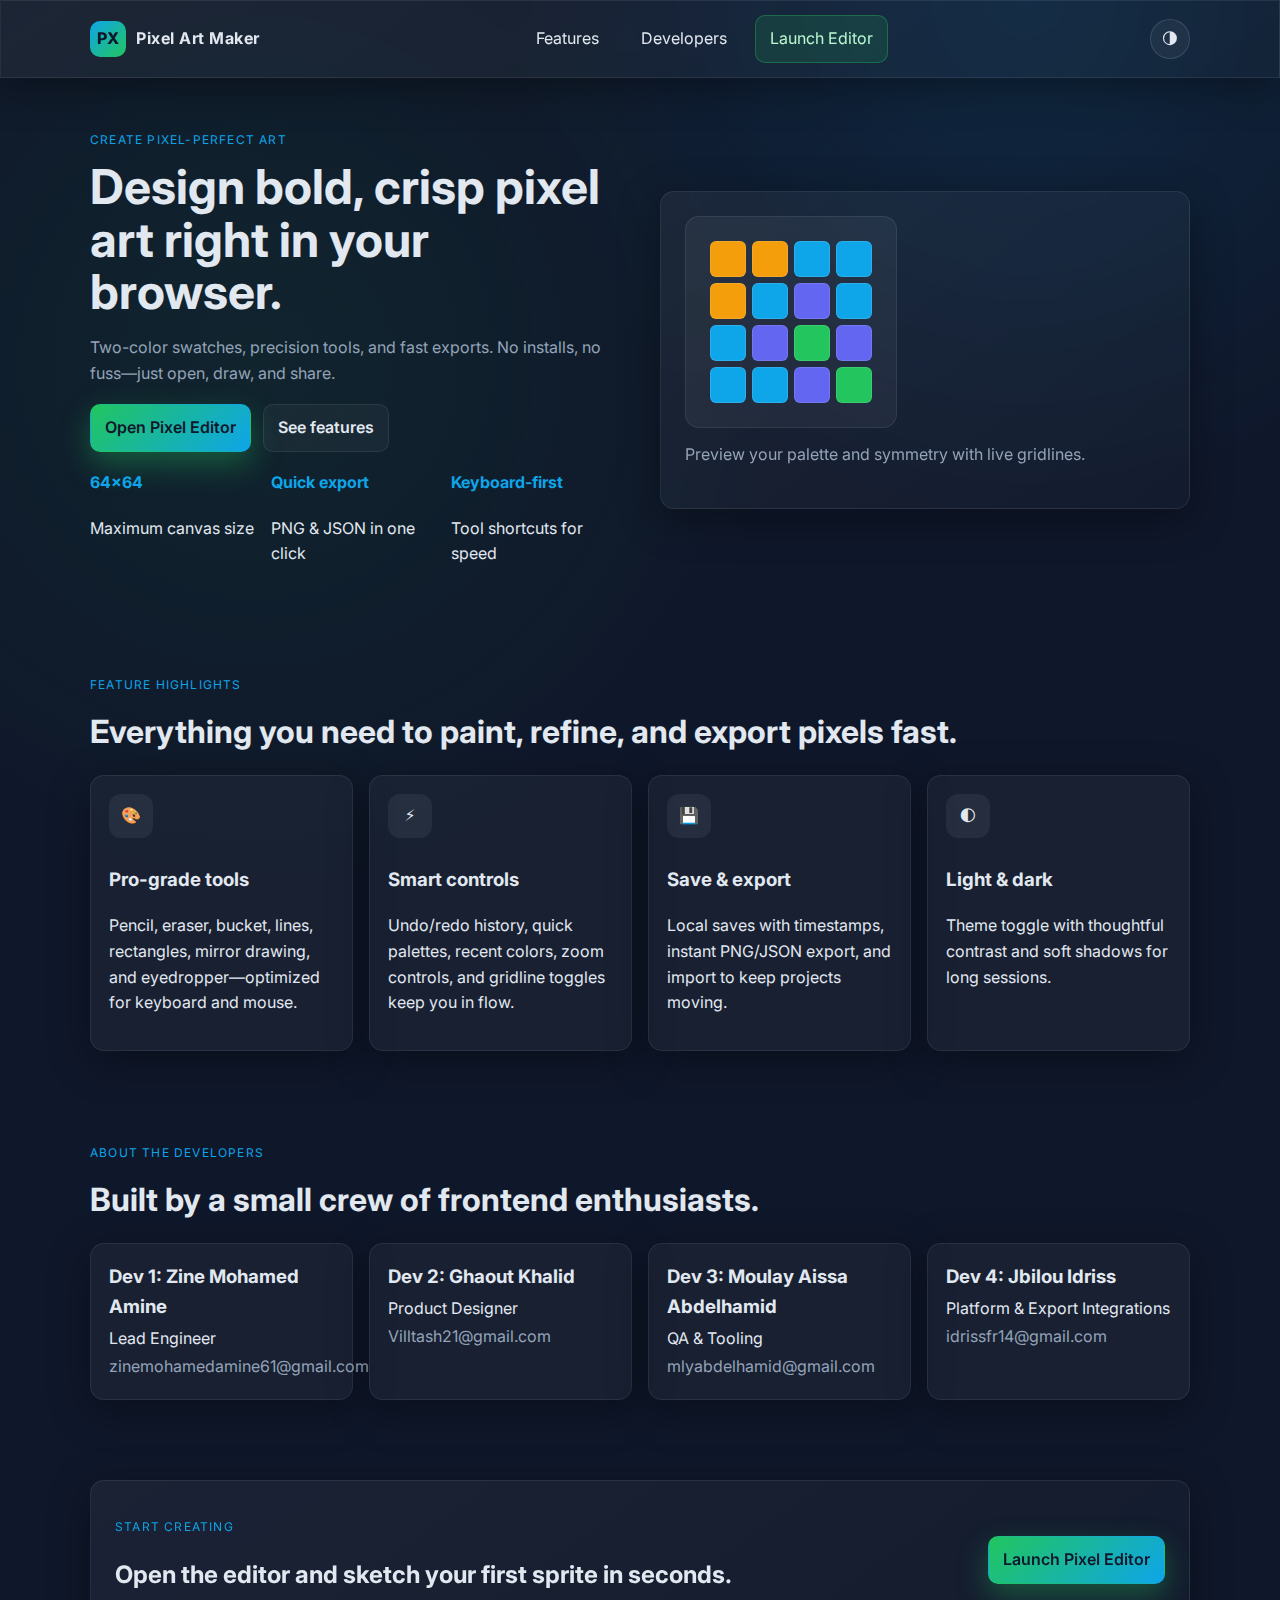
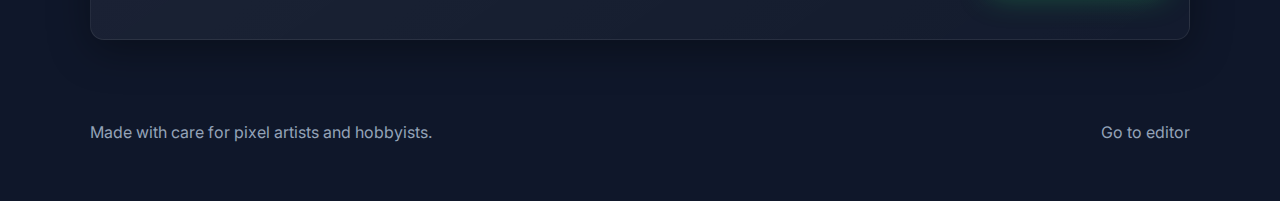
<file: index.html>
<!DOCTYPE html>
<html lang="en">
<head>
  <meta charset="UTF-8">
  <meta name="viewport" content="width=device-width, initial-scale=1.0">
  <title>Pixel Art Maker | Home</title>
  <link rel="preconnect" href="https://fonts.googleapis.com">
  <link rel="preconnect" href="https://fonts.gstatic.com" crossorigin>
  <link href="https://fonts.googleapis.com/css2?family=Inter:wght@400;500;600;700&display=swap" rel="stylesheet">
  <link rel="stylesheet" href="assets/css/base.css">
  <link rel="stylesheet" href="assets/css/layout.css">
  <link rel="stylesheet" href="assets/css/components.css">
  <link rel="stylesheet" href="assets/css/home.css">
  <link rel="stylesheet" href="assets/css/themes.css">
</head>
<body data-page="home">
  <!-- Global header with brand, primary navigation, and theme toggle -->
  <header class="site-header glass">
    <div class="container header-inner">
      <div class="brand">
        <span class="brand-mark">PX</span>
        <span class="brand-name">Pixel Art Maker</span>
      </div>
      <nav class="main-nav" aria-label="Main navigation">
        <a href="#features">Features</a>
        <a href="#about">Developers</a>
        <a class="pill" href="editor.html">Launch Editor</a>
      </nav>
      <div class="header-actions">
        <button class="ghost icon-btn" id="theme-toggle" aria-label="Toggle theme">
          <span aria-hidden="true">🌗</span>
        </button>
      </div>
    </div>
  </header>

  <main>
    <!-- Hero section introducing the product and primary calls-to-action -->
    <section class="hero container">
      <div class="hero-copy">
        <p class="eyebrow">Create pixel-perfect art</p>
        <h1>Design bold, crisp pixel art right in your browser.</h1>
        <p class="lede">Two-color swatches, precision tools, and fast exports. No installs, no fuss—just open, draw, and share.</p>
        <div class="hero-actions">
          <a class="btn primary" href="editor.html">Open Pixel Editor</a>
          <a class="btn ghost" href="#features">See features</a>
        </div>
        <div class="hero-meta">
          <div>
            <span class="kpi">64x64</span>
            <p>Maximum canvas size</p>
          </div>
          <div>
            <span class="kpi">Quick export</span>
            <p>PNG & JSON in one click</p>
          </div>
          <div>
            <span class="kpi">Keyboard-first</span>
            <p>Tool shortcuts for speed</p>
          </div>
        </div>
      </div>
      <div class="hero-visual glass">
        <div class="pixel-preview">
          <!-- Static pixel sample to hint at the editor output -->
          <div class="pixel-row">
            <span class="pixel" style="--c:#f59e0b"></span>
            <span class="pixel" style="--c:#f59e0b"></span>
            <span class="pixel" style="--c:#0ea5e9"></span>
            <span class="pixel" style="--c:#0ea5e9"></span>
          </div>
          <div class="pixel-row">
            <span class="pixel" style="--c:#f59e0b"></span>
            <span class="pixel" style="--c:#0ea5e9"></span>
            <span class="pixel" style="--c:#6366f1"></span>
            <span class="pixel" style="--c:#0ea5e9"></span>
          </div>
          <div class="pixel-row">
            <span class="pixel" style="--c:#0ea5e9"></span>
            <span class="pixel" style="--c:#6366f1"></span>
            <span class="pixel" style="--c:#22c55e"></span>
            <span class="pixel" style="--c:#6366f1"></span>
          </div>
          <div class="pixel-row">
            <span class="pixel" style="--c:#0ea5e9"></span>
            <span class="pixel" style="--c:#0ea5e9"></span>
            <span class="pixel" style="--c:#6366f1"></span>
            <span class="pixel" style="--c:#22c55e"></span>
          </div>
        </div>
        <p class="caption">Preview your palette and symmetry with live gridlines.</p>
      </div>
    </section>

    <!-- Feature cards describing editor capabilities -->
    <section id="features" class="section container">
      <div class="section-header">
        <p class="eyebrow">Feature highlights</p>
        <h2>Everything you need to paint, refine, and export pixels fast.</h2>
      </div>
      <div class="feature-grid">
        <article class="card">
          <div class="icon-circle">🎨</div>
          <h3>Pro-grade tools</h3>
          <p>Pencil, eraser, bucket, lines, rectangles, mirror drawing, and eyedropper—optimized for keyboard and mouse.</p>
        </article>
        <article class="card">
          <div class="icon-circle">⚡</div>
          <h3>Smart controls</h3>
          <p>Undo/redo history, quick palettes, recent colors, zoom controls, and gridline toggles keep you in flow.</p>
        </article>
        <article class="card">
          <div class="icon-circle">💾</div>
          <h3>Save & export</h3>
          <p>Local saves with timestamps, instant PNG/JSON export, and import to keep projects moving.</p>
        </article>
        <article class="card">
          <div class="icon-circle">🌓</div>
          <h3>Light & dark</h3>
          <p>Theme toggle with thoughtful contrast and soft shadows for long sessions.</p>
        </article>
      </div>
    </section>

    <!-- Team section listing the developers -->
    <section id="about" class="section container about">
      <div class="section-header">
        <p class="eyebrow">About the developers</p>
        <h2>Built by a small crew of frontend enthusiasts.</h2>
      </div>
      <div class="about-grid">
        <article class="card person">
          <h3>Dev 1: Zine Mohamed Amine</h3>
          <p>Lead Engineer</p>
          <p class="muted">zinemohamedamine61@gmail.com</p>
        </article>
        <article class="card person">
          <h3>Dev 2: Ghaout Khalid</h3>
          <p>Product Designer</p>
          <p class="muted">Villtash21@gmail.com</p>
        </article>
        <article class="card person">
          <h3>Dev 3: Moulay Aissa Abdelhamid</h3>
          <p>QA & Tooling</p>
          <p class="muted">mlyabdelhamid@gmail.com</p>
        </article>
        <article class="card person">
          <h3>Dev 4: Jbilou Idriss</h3>
          <p>Platform & Export Integrations</p>
          <p class="muted">idrissfr14@gmail.com</p>
        </article>
      </div>
    </section>

    <!-- CTA encouraging users to open the editor -->
    <section class="cta container glass">
      <div>
        <p class="eyebrow">Start creating</p>
        <h2>Open the editor and sketch your first sprite in seconds.</h2>
      </div>
      <a class="btn primary" href="editor.html">Launch Pixel Editor</a>
    </section>
  </main>

  <!-- Minimal footer with quick navigation back to the editor -->
  <footer class="site-footer container">
    <p>Made with care for pixel artists and hobbyists.</p>
    <a href="editor.html">Go to editor</a>
  </footer>

  <script type="module" src="assets/js/main.js"></script>
</body>
</html>
</file>
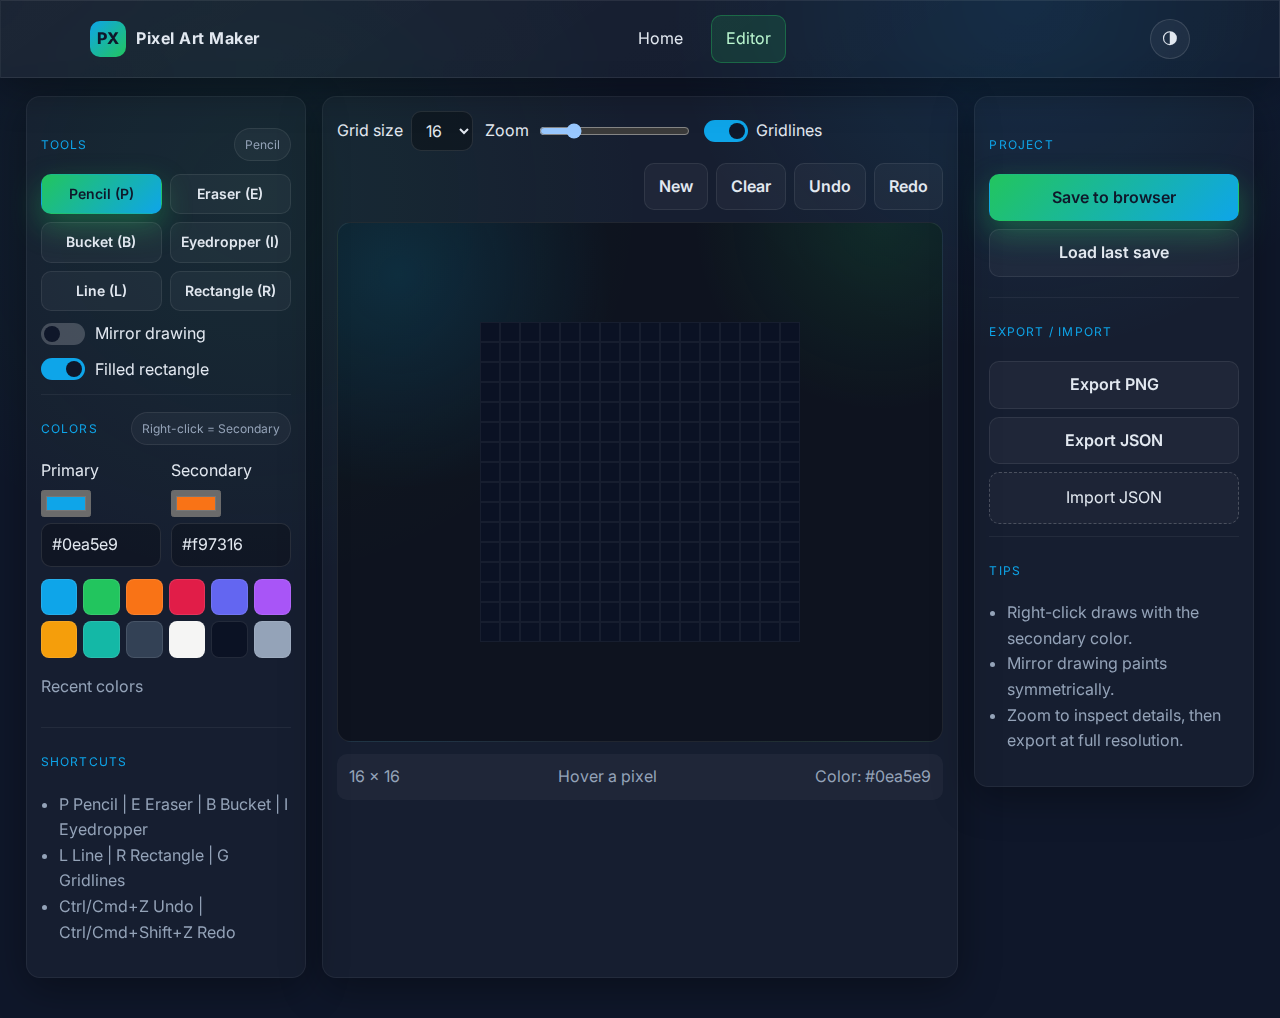
<file: editor.html>
<!DOCTYPE html>
<html lang="en">
<head>
  <meta charset="UTF-8">
  <meta name="viewport" content="width=device-width, initial-scale=1.0">
  <title>Pixel Art Maker | Editor</title>
  <link rel="preconnect" href="https://fonts.googleapis.com">
  <link rel="preconnect" href="https://fonts.gstatic.com" crossorigin>
  <link href="https://fonts.googleapis.com/css2?family=Inter:wght@400;500;600;700&display=swap" rel="stylesheet">
  <link rel="stylesheet" href="assets/css/base.css">
  <link rel="stylesheet" href="assets/css/layout.css">
  <link rel="stylesheet" href="assets/css/components.css">
  <link rel="stylesheet" href="assets/css/editor.css">
  <link rel="stylesheet" href="assets/css/themes.css">
</head>
<body data-page="editor">
  <!-- Shared header with brand, navigation, and theme toggle -->
  <header class="site-header glass">
    <div class="container header-inner">
      <div class="brand">
        <span class="brand-mark">PX</span>
        <span class="brand-name">Pixel Art Maker</span>
      </div>
      <nav class="main-nav" aria-label="Main navigation">
        <a href="index.html">Home</a>
        <a class="pill" href="#editor">Editor</a>
      </nav>
      <div class="header-actions">
        <button class="ghost icon-btn" id="theme-toggle" aria-label="Toggle theme">
          <span aria-hidden="true">🌗</span>
        </button>
      </div>
    </div>
  </header>

  <main id="editor" class="editor-layout">
    <!-- Left control panel: tools, colors, and shortcuts -->
    <section class="panel left">
      <div class="panel-section">
        <header>
          <p class="eyebrow">Tools</p>
          <span id="current-tool-label" class="tag">Pencil</span>
        </header>
        <div class="tool-grid" id="tool-buttons" role="toolbar" aria-label="Drawing tools">
          <button data-tool="pencil" class="btn small primary">Pencil (P)</button>
          <button data-tool="eraser" class="btn small ghost">Eraser (E)</button>
          <button data-tool="bucket" class="btn small ghost">Bucket (B)</button>
          <button data-tool="eyedropper" class="btn small ghost">Eyedropper (I)</button>
          <button data-tool="line" class="btn small ghost">Line (L)</button>
          <button data-tool="rectangle" class="btn small ghost">Rectangle (R)</button>
        </div>
        <div class="toggle-row">
          <label class="switch">
            <input type="checkbox" id="mirror-toggle">
            <span class="slider"></span>
          </label>
          <span>Mirror drawing</span>
        </div>
        <div class="toggle-row">
          <label class="switch">
            <input type="checkbox" id="rectangle-fill-toggle" checked>
            <span class="slider"></span>
          </label>
          <span>Filled rectangle</span>
        </div>
      </div>

      <div class="panel-section colors">
        <header>
          <p class="eyebrow">Colors</p>
          <span class="tag">Right-click = Secondary</span>
        </header>
        <div class="swatches">
          <div class="swatch">
            <label for="primary-color">Primary</label>
            <input type="color" id="primary-color" value="#0ea5e9">
            <input type="text" id="primary-hex" maxlength="7" value="#0ea5e9" aria-label="Primary color hex">
          </div>
          <div class="swatch">
            <label for="secondary-color">Secondary</label>
            <input type="color" id="secondary-color" value="#f97316">
            <input type="text" id="secondary-hex" maxlength="7" value="#f97316" aria-label="Secondary color hex">
          </div>
        </div>
        <div class="palette" id="preset-palette" aria-label="Preset colors"></div>
        <div class="recent">
          <p class="muted">Recent colors</p>
          <div id="recent-colors" class="recent-colors"></div>
        </div>
      </div>

      <div class="panel-section shortcuts">
        <header>
          <p class="eyebrow">Shortcuts</p>
        </header>
        <ul>
          <li>P Pencil | E Eraser | B Bucket | I Eyedropper</li>
          <li>L Line | R Rectangle | G Gridlines</li>
          <li>Ctrl/Cmd+Z Undo | Ctrl/Cmd+Shift+Z Redo</li>
        </ul>
      </div>
    </section>

    <!-- Central canvas workspace and toolbar -->
    <section class="canvas-area">
      <div class="toolbar">
        <div class="control">
          <label for="grid-size">Grid size</label>
          <select id="grid-size">
            <option value="8">8</option>
            <option value="16" selected>16</option>
            <option value="24">24</option>
            <option value="32">32</option>
            <option value="48">48</option>
            <option value="64">64</option>
          </select>
        </div>
        <div class="control">
          <label for="zoom">Zoom</label>
          <input id="zoom" type="range" min="0.5" max="4" step="0.1" value="1">
        </div>
        <div class="control checkbox">
          <label class="switch">
            <input type="checkbox" id="gridlines-toggle" checked>
            <span class="slider"></span>
          </label>
          <span>Gridlines</span>
        </div>
        <div class="control actions">
          <button id="new-canvas" class="btn ghost">New</button>
          <button id="clear-canvas" class="btn ghost">Clear</button>
          <button id="undo" class="btn ghost">Undo</button>
          <button id="redo" class="btn ghost">Redo</button>
        </div>
      </div>

      <div class="canvas-wrapper" id="canvas-wrapper">
        <div id="grid" class="grid" aria-label="Pixel canvas"></div>
      </div>

      <div class="status-bar" id="status-bar">
        <span id="status-size">16 x 16</span>
        <span id="status-coord">Hover a pixel</span>
        <span id="status-color">Color: #0ea5e9</span>
      </div>
    </section>

    <!-- Right control panel: save/export/import helpers -->
    <section class="panel right">
      <div class="panel-section">
        <header>
          <p class="eyebrow">Project</p>
        </header>
        <div class="stacked">
          <button id="save-local" class="btn primary">Save to browser</button>
          <button id="load-local" class="btn ghost">Load last save</button>
          <div id="save-list" class="save-list"></div>
        </div>
      </div>

      <div class="panel-section">
        <header>
          <p class="eyebrow">Export / Import</p>
        </header>
        <div class="stacked">
          <button id="export-png" class="btn ghost">Export PNG</button>
          <button id="export-json" class="btn ghost">Export JSON</button>
          <label class="file-upload">
            <span>Import JSON</span>
            <input type="file" id="import-json" accept="application/json">
          </label>
        </div>
      </div>

      <div class="panel-section help">
        <header>
          <p class="eyebrow">Tips</p>
        </header>
        <ul>
          <li>Right-click draws with the secondary color.</li>
          <li>Mirror drawing paints symmetrically.</li>
          <li>Zoom to inspect details, then export at full resolution.</li>
        </ul>
      </div>
    </section>
  </main>

  <script type="module" src="assets/js/main.js"></script>
</body>
</html>
</file>
<file: assets/css/base.css>
/* Theme variables and global tokens */
:root {
  --bg: #0f172a;
  --bg-surface: #111827;
  --bg-panel: #0b1224;
  --text: #e2e8f0;
  --muted: #94a3b8;
  --primary: #22c55e;
  --primary-strong: #16a34a;
  --accent: #0ea5e9;
  --accent-2: #f97316;
  --border: #1f2937;
  --shadow: 0 10px 40px rgba(0, 0, 0, 0.35);
  --radius: 14px;
  --radius-sm: 10px;
  --space: 16px;
  --space-lg: 24px;
  --space-xl: 40px;
  --transition: 0.2s ease;
  color-scheme: dark;
}

/* Reset box sizing for predictable layout */
*,
*::before,
*::after {
  box-sizing: border-box;
}

/* Base typography and page background */
html, body {
  margin: 0;
  padding: 0;
  min-height: 100%;
  font-family: 'Inter', system-ui, -apple-system, sans-serif;
  background: radial-gradient(circle at 20% 20%, rgba(34,197,94,0.08), transparent 30%), radial-gradient(circle at 80% 0%, rgba(14,165,233,0.12), transparent 25%), var(--bg);
  color: var(--text);
  line-height: 1.6;
}

/* Media defaults */
img {
  max-width: 100%;
  display: block;
}

/* Anchor and interactive element defaults */
a {
  color: inherit;
  text-decoration: none;
}

button,
input,
select {
  font: inherit;
  color: inherit;
}

button {
  cursor: pointer;
}

/* Accessible focus indicator */
:focus-visible {
  outline: 2px solid var(--accent);
  outline-offset: 2px;
}

/* Layout helpers */
.container {
  width: min(1100px, 96%);
  margin: 0 auto;
}

/* Frosted-glass effect wrapper */
.glass {
  background: linear-gradient(145deg, rgba(255,255,255,0.05), rgba(255,255,255,0.02));
  border: 1px solid rgba(255,255,255,0.08);
  backdrop-filter: blur(10px);
  box-shadow: var(--shadow);
}
</file>
<file: assets/css/layout.css>
/* Header and navigation */
.site-header {
  position: sticky;
  top: 0;
  z-index: 10;
  padding: 14px 0;
}

.header-inner {
  display: flex;
  align-items: center;
  justify-content: space-between;
  gap: 12px;
}

.brand {
  display: flex;
  align-items: center;
  gap: 10px;
  font-weight: 700;
  letter-spacing: 0.5px;
}

.brand-mark {
  display: inline-flex;
  align-items: center;
  justify-content: center;
  width: 36px;
  height: 36px;
  border-radius: 10px;
  background: linear-gradient(135deg, var(--accent), var(--primary));
  color: #0f172a;
  font-weight: 800;
}

.main-nav {
  display: flex;
  align-items: center;
  gap: 14px;
}

.main-nav a {
  padding: 10px 14px;
  border-radius: var(--radius-sm);
  transition: background var(--transition), color var(--transition);
}

.main-nav a:hover {
  background: rgba(255,255,255,0.05);
}

.main-nav .pill {
  background: rgba(34,197,94,0.15);
  color: #bbf7d0;
  border: 1px solid rgba(34,197,94,0.35);
}

.header-actions {
  display: flex;
  gap: 8px;
  align-items: center;
}

/* Hero layout */
.hero {
  display: grid;
  grid-template-columns: repeat(auto-fit, minmax(280px, 1fr));
  align-items: center;
  gap: var(--space-xl);
  padding: var(--space-xl) 0;
}

.hero-copy h1 {
  font-size: clamp(32px, 5vw, 48px);
  line-height: 1.1;
  margin: 12px 0;
}

.hero .lede {
  color: var(--muted);
  max-width: 540px;
}

.hero-actions {
  display: flex;
  gap: 12px;
  margin: 18px 0;
}

.hero-meta {
  display: grid;
  grid-template-columns: repeat(auto-fit, minmax(160px, 1fr));
  gap: 12px;
  margin-top: 14px;
}

.hero-meta .kpi {
  display: inline-block;
  font-weight: 700;
  margin-bottom: 4px;
  color: var(--accent);
}

/* Pixel preview tile */
.pixel-preview {
  display: inline-flex;
  flex-direction: column;
  gap: 6px;
  padding: 24px;
  border-radius: var(--radius);
  background: rgba(255,255,255,0.05);
  border: 1px solid rgba(255,255,255,0.08);
}

.pixel-row {
  display: grid;
  grid-template-columns: repeat(4, 1fr);
  gap: 6px;
}

.pixel {
  width: 36px;
  height: 36px;
  border-radius: 6px;
  background: var(--c, var(--accent));
  box-shadow: inset 0 0 0 1px rgba(255,255,255,0.12);
}

.caption {
  margin-top: 12px;
  color: var(--muted);
}

/* Generic section spacing */
.section {
  padding: var(--space-xl) 0;
}

.section-header h2 {
  margin: 8px 0;
  font-size: clamp(24px, 4vw, 32px);
}

/* Responsive grids for features and team */
.feature-grid,
.about-grid {
  display: grid;
  grid-template-columns: repeat(auto-fit, minmax(240px, 1fr));
  gap: 16px;
  margin-top: 18px;
}

/* Call-to-action banner */
.cta {
  display: flex;
  justify-content: space-between;
  align-items: center;
  gap: 18px;
  padding: 24px;
  border-radius: var(--radius);
  margin: var(--space-xl) auto;
}

/* Footer layout */
.site-footer {
  padding: var(--space-lg) 0 var(--space-xl);
  color: var(--muted);
  display: flex;
  justify-content: space-between;
  align-items: center;
  gap: 10px;
}

/* Small utility text styles */
.eyebrow {
  text-transform: uppercase;
  letter-spacing: 0.1em;
  font-size: 12px;
  color: var(--accent);
}

.tag {
  display: inline-flex;
  align-items: center;
  padding: 6px 10px;
  border-radius: 999px;
  border: 1px solid rgba(255,255,255,0.08);
  background: rgba(255,255,255,0.04);
  font-size: 12px;
  color: var(--muted);
}

.muted {
  color: var(--muted);
}

/* Mobile adjustments */
@media (max-width: 720px) {
  .main-nav {
    display: none;
  }
  .cta {
    flex-direction: column;
    align-items: flex-start;
  }
  .site-header {
    background: rgba(0,0,0,0.4);
  }
}
</file>
<file: assets/css/components.css>
/* Buttons */
.btn {
  border: 1px solid transparent;
  border-radius: var(--radius-sm);
  padding: 10px 14px;
  font-weight: 600;
  background: rgba(255,255,255,0.05);
  color: var(--text);
  transition: transform var(--transition), box-shadow var(--transition), background var(--transition), border-color var(--transition);
}

.btn.small {
  padding: 8px 10px;
  font-size: 14px;
}

.btn.primary {
  background: linear-gradient(135deg, var(--primary), var(--accent));
  color: #0f172a;
  box-shadow: 0 12px 30px rgba(34,197,94,0.35);
}

.btn.ghost {
  background: rgba(255,255,255,0.04);
  border-color: rgba(255,255,255,0.08);
}

.btn:hover {
  transform: translateY(-1px);
  box-shadow: 0 12px 30px rgba(0,0,0,0.2);
}

.btn:active {
  transform: translateY(0);
}

/* Icon-only buttons */
.icon-btn {
  border: 1px solid rgba(255,255,255,0.12);
  background: rgba(255,255,255,0.05);
  border-radius: 50%;
  width: 40px;
  height: 40px;
  display: inline-flex;
  align-items: center;
  justify-content: center;
}

/* Card blocks */
.card {
  padding: 18px;
  border-radius: var(--radius);
  background: rgba(255,255,255,0.04);
  border: 1px solid rgba(255,255,255,0.08);
  box-shadow: var(--shadow);
  min-height: 180px;
}

.card.person {
  min-height: 140px;
}

.icon-circle {
  width: 44px;
  height: 44px;
  border-radius: 12px;
  display: inline-flex;
  align-items: center;
  justify-content: center;
  background: rgba(255,255,255,0.06);
  margin-bottom: 8px;
}

.pill {
  border-radius: 999px;
  padding: 10px 16px;
}

/* Icon hover refinement */
.ghost.icon-btn:hover {
  background: rgba(255,255,255,0.08);
}

/* Toggle switch */
.switch {
  position: relative;
  display: inline-block;
  width: 44px;
  height: 22px;
}

.switch input {
  opacity: 0;
  width: 0;
  height: 0;
}

.slider {
  position: absolute;
  cursor: pointer;
  top: 0;
  left: 0;
  right: 0;
  bottom: 0;
  background-color: rgba(255,255,255,0.2);
  transition: 0.2s;
  border-radius: 22px;
}

.slider:before {
  position: absolute;
  content: "";
  height: 16px;
  width: 16px;
  left: 3px;
  bottom: 3px;
  background-color: #0f172a;
  transition: 0.2s;
  border-radius: 50%;
}

.switch input:checked + .slider {
  background-color: var(--accent);
}

.switch input:checked + .slider:before {
  transform: translateX(22px);
}

/* File upload label */
.file-upload {
  border: 1px dashed rgba(255,255,255,0.2);
  border-radius: var(--radius-sm);
  padding: 12px;
  text-align: center;
  cursor: pointer;
  background: rgba(255,255,255,0.03);
}

.file-upload input {
  display: none;
}

/* Layout helpers for control panels */
.tool-grid {
  display: grid;
  grid-template-columns: repeat(auto-fit, minmax(120px, 1fr));
  gap: 8px;
}

.toggle-row {
  display: flex;
  align-items: center;
  gap: 10px;
  margin-top: 10px;
}

.stacked {
  display: flex;
  flex-direction: column;
  gap: 8px;
}

.save-list {
  display: flex;
  flex-direction: column;
  gap: 6px;
  max-height: 180px;
  overflow: auto;
}

.save-item {
  display: flex;
  align-items: center;
  justify-content: space-between;
  background: rgba(255,255,255,0.04);
  padding: 8px 10px;
  border-radius: var(--radius-sm);
  border: 1px solid rgba(255,255,255,0.08);
}

.save-item button {
  padding: 6px 8px;
}

.tag + .tag {
  margin-left: 6px;
}
</file>
<file: assets/css/home.css>
/* Team card typography */
.about-grid .person h3 {
  margin: 0 0 4px 0;
}

.about-grid .person p {
  margin: 2px 0;
}

/* Hero visual wrapper */
.hero-visual {
  padding: 24px;
  border-radius: var(--radius);
}

.hero-visual .caption {
  margin-top: 14px;
}

/* Extra spacing for about section */
.section.about {
  margin-bottom: var(--space-lg);
}
</file>
<file: assets/css/themes.css>
/* Light mode overrides */
body[data-theme="light"] {
  --bg: #f6f8fb;
  --bg-surface: #ffffff;
  --bg-panel: #f1f5f9;
  --text: #0f172a;
  --muted: #475569;
  --primary: #0ea5e9;
  --primary-strong: #0284c7;
  --accent: #22c55e;
  --accent-2: #f97316;
  --border: #e2e8f0;
  --shadow: 0 16px 40px rgba(15, 23, 42, 0.12);
  color-scheme: light;
}

body[data-theme="light"] .glass,
body[data-theme="light"] .card,
body[data-theme="light"] .canvas-area,
body[data-theme="light"] .panel {
  background: #ffffff;
  border-color: #e2e8f0;
}

/* Light mode gridline contrast */
body[data-theme="light"] .grid.gridlines .cell {
  border-color: rgba(15, 23, 42, 0.08);
}
</file>
<file: assets/css/editor.css>
/* Three-column editor shell */
.editor-layout {
  display: grid;
  grid-template-columns: 280px 1fr 280px;
  gap: 16px;
  width: min(1400px, 96%);
  margin: 18px auto var(--space-xl);
}

/* Side panels */
.panel {
  background: rgba(255,255,255,0.03);
  border: 1px solid rgba(255,255,255,0.06);
  border-radius: var(--radius);
  padding: 14px;
  box-shadow: var(--shadow);
  height: fit-content;
  position: sticky;
  top: 84px;
}

/* Panel sections and headings */
.panel-section {
  padding: 12px 0;
  border-bottom: 1px solid rgba(255,255,255,0.06);
}

.panel-section:last-child {
  border-bottom: none;
}

.panel-section header {
  display: flex;
  align-items: center;
  justify-content: space-between;
  margin-bottom: 8px;
}

/* Color pickers and swatches */
.swatches {
  display: grid;
  grid-template-columns: repeat(2, minmax(0,1fr));
  gap: 10px;
}

.swatch {
  display: grid;
  gap: 6px;
}

.swatch input[type="text"] {
  width: 100%;
  padding: 8px 10px;
  border-radius: var(--radius-sm);
  border: 1px solid rgba(255,255,255,0.1);
  background: rgba(0,0,0,0.25);
  color: var(--text);
}

/* Preset palette and recents grids */
.palette {
  display: grid;
  grid-template-columns: repeat(6, 1fr);
  gap: 6px;
  margin-top: 12px;
}

.palette button,
.recent-colors button {
  width: 100%;
  aspect-ratio: 1;
  border: 1px solid rgba(255,255,255,0.1);
  border-radius: 8px;
  padding: 0;
}

.recent {
  margin-top: 14px;
}

.recent-colors {
  display: grid;
  grid-template-columns: repeat(8, 1fr);
  gap: 6px;
}

/* Text lists inside helper boxes */
.shortcuts ul,
.help ul {
  padding-left: 18px;
  margin: 6px 0;
  color: var(--muted);
}

/* Canvas wrapper and toolbar */
.canvas-area {
  background: rgba(255,255,255,0.03);
  border: 1px solid rgba(255,255,255,0.06);
  border-radius: var(--radius);
  padding: 14px;
  box-shadow: var(--shadow);
}

.toolbar {
  display: flex;
  align-items: center;
  gap: 12px;
  flex-wrap: wrap;
  margin-bottom: 12px;
}

.control {
  display: flex;
  align-items: center;
  gap: 8px;
}

.control select,
.control input[type="range"] {
  border-radius: var(--radius-sm);
  border: 1px solid rgba(255,255,255,0.1);
  background: rgba(0,0,0,0.3);
  color: var(--text);
  padding: 8px 10px;
}

.control.actions {
  margin-left: auto;
  display: flex;
  gap: 8px;
}

/* Canvas container with backdrop */
.canvas-wrapper {
  background: radial-gradient(circle at 10% 10%, rgba(14,165,233,0.15), transparent 30%), radial-gradient(circle at 90% 0%, rgba(34,197,94,0.12), transparent 25%), rgba(0,0,0,0.35);
  border-radius: var(--radius);
  border: 1px solid rgba(255,255,255,0.08);
  padding: 18px;
  display: flex;
  justify-content: center;
  align-items: center;
  min-height: 520px;
  overflow: auto;
}

/* Pixel grid */
.grid {
  display: grid;
  user-select: none;
  touch-action: none;
  image-rendering: pixelated;
  background: #0b1224;
}

.grid.gridlines .cell {
  border: 1px solid rgba(255,255,255,0.05);
}

.cell {
  width: 20px;
  height: 20px;
  background: transparent;
}

/* Status bar beneath canvas */
.status-bar {
  display: flex;
  gap: 12px;
  align-items: center;
  justify-content: space-between;
  background: rgba(255,255,255,0.04);
  border-radius: var(--radius-sm);
  padding: 10px 12px;
  margin-top: 12px;
  color: var(--muted);
}

/* Breakpoints */
@media (max-width: 1180px) {
  .editor-layout {
    grid-template-columns: 1fr;
  }
  .panel {
    position: static;
    top: auto;
  }
}

@media (max-width: 640px) {
  .toolbar {
    flex-direction: column;
    align-items: flex-start;
  }
  .control.actions {
    margin-left: 0;
    width: 100%;
    flex-wrap: wrap;
  }
}
</file>
